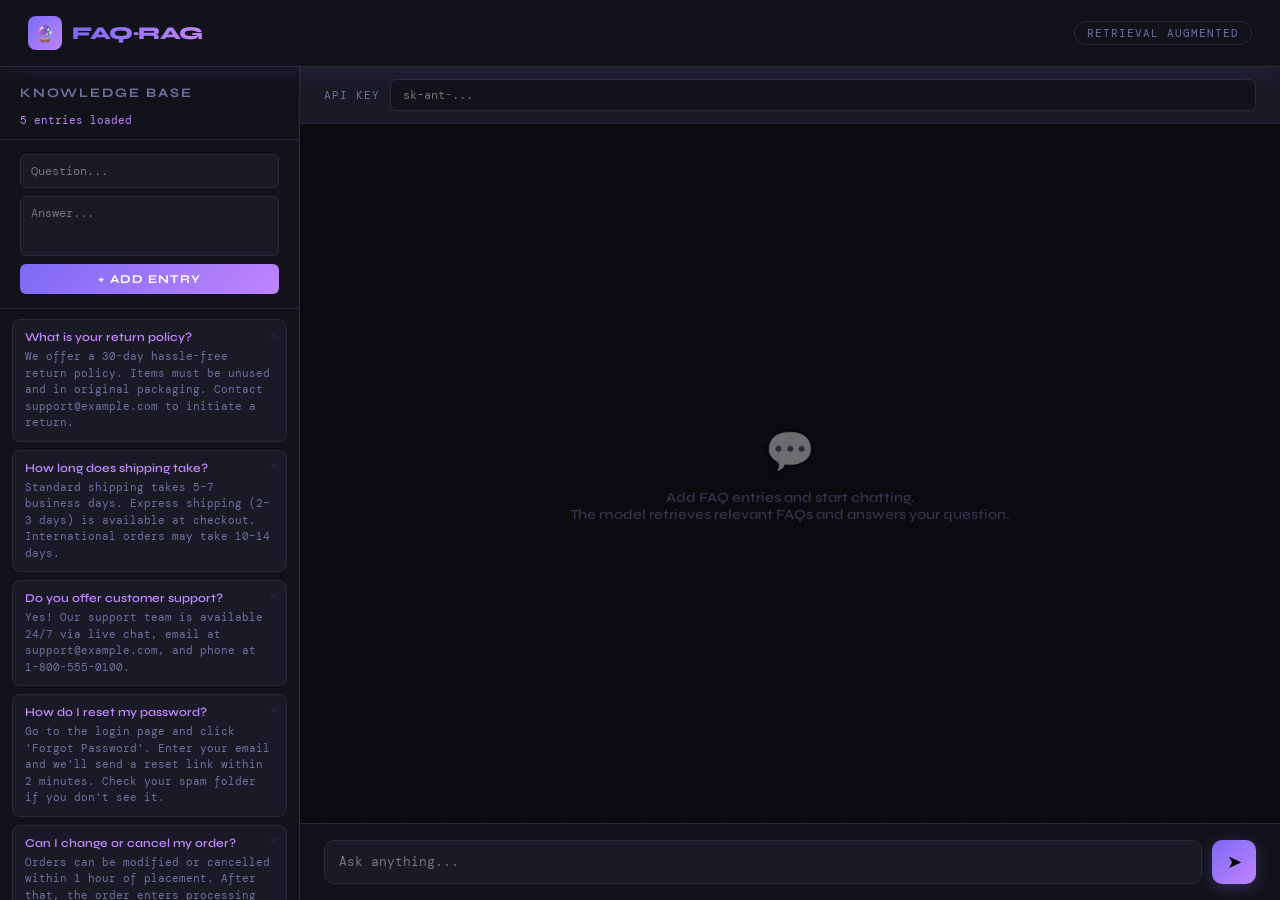
<file: faq-rag-chat.html>
<!DOCTYPE html>
<html lang="en">
<head>
<meta charset="UTF-8" />
<meta name="viewport" content="width=device-width, initial-scale=1.0"/>
<title>FAQ RAG Chat</title>
<link href="https://fonts.googleapis.com/css2?family=Syne:wght@400;600;700;800&family=DM+Mono:wght@300;400;500&display=swap" rel="stylesheet"/>
<style>
  :root {
    --bg: #0a0a0f;
    --surface: #12121a;
    --surface2: #1a1a26;
    --border: #2a2a3d;
    --accent: #7c6af5;
    --accent2: #c084fc;
    --text: #e8e8f0;
    --muted: #7070a0;
    --user-bubble: #1e1b4b;
    --bot-bubble: #131320;
    --glow: 0 0 30px rgba(124,106,245,0.15);
  }

  *, *::before, *::after { box-sizing: border-box; margin: 0; padding: 0; }

  body {
    font-family: 'DM Mono', monospace;
    background: var(--bg);
    color: var(--text);
    height: 100vh;
    display: flex;
    flex-direction: column;
    overflow: hidden;
  }

  /* Animated background grid */
  body::before {
    content: '';
    position: fixed;
    inset: 0;
    background-image:
      linear-gradient(rgba(124,106,245,0.04) 1px, transparent 1px),
      linear-gradient(90deg, rgba(124,106,245,0.04) 1px, transparent 1px);
    background-size: 40px 40px;
    pointer-events: none;
    z-index: 0;
  }

  /* Header */
  header {
    position: relative;
    z-index: 10;
    display: flex;
    align-items: center;
    justify-content: space-between;
    padding: 16px 28px;
    background: var(--surface);
    border-bottom: 1px solid var(--border);
    box-shadow: var(--glow);
  }

  .logo {
    display: flex;
    align-items: center;
    gap: 10px;
  }

  .logo-icon {
    width: 34px; height: 34px;
    background: linear-gradient(135deg, var(--accent), var(--accent2));
    border-radius: 8px;
    display: flex; align-items: center; justify-content: center;
    font-size: 16px;
  }

  .logo-text {
    font-family: 'Syne', sans-serif;
    font-weight: 800;
    font-size: 18px;
    letter-spacing: -0.5px;
    background: linear-gradient(90deg, var(--accent), var(--accent2));
    -webkit-background-clip: text;
    -webkit-text-fill-color: transparent;
  }

  .header-badge {
    font-size: 11px;
    color: var(--muted);
    border: 1px solid var(--border);
    border-radius: 20px;
    padding: 4px 12px;
    letter-spacing: 1px;
    text-transform: uppercase;
  }

  /* Main layout */
  .main {
    position: relative;
    z-index: 1;
    flex: 1;
    display: flex;
    gap: 0;
    overflow: hidden;
  }

  /* Sidebar: FAQ Management */
  .sidebar {
    width: 300px;
    background: var(--surface);
    border-right: 1px solid var(--border);
    display: flex;
    flex-direction: column;
    overflow: hidden;
  }

  .sidebar-header {
    padding: 18px 20px 12px;
    border-bottom: 1px solid var(--border);
  }

  .sidebar-title {
    font-family: 'Syne', sans-serif;
    font-weight: 700;
    font-size: 13px;
    letter-spacing: 2px;
    text-transform: uppercase;
    color: var(--muted);
    margin-bottom: 12px;
  }

  .faq-count {
    font-size: 11px;
    color: var(--accent2);
  }

  .add-faq-area {
    padding: 14px 20px;
    border-bottom: 1px solid var(--border);
    display: flex;
    flex-direction: column;
    gap: 8px;
  }

  .add-faq-area input,
  .add-faq-area textarea {
    background: var(--surface2);
    border: 1px solid var(--border);
    color: var(--text);
    font-family: 'DM Mono', monospace;
    font-size: 12px;
    border-radius: 6px;
    padding: 8px 10px;
    resize: none;
    outline: none;
    transition: border-color 0.2s;
  }

  .add-faq-area input:focus,
  .add-faq-area textarea:focus {
    border-color: var(--accent);
  }

  .add-faq-area textarea { min-height: 60px; }

  .btn-add {
    background: linear-gradient(135deg, var(--accent), var(--accent2));
    border: none;
    color: #fff;
    font-family: 'Syne', sans-serif;
    font-weight: 700;
    font-size: 12px;
    letter-spacing: 1px;
    padding: 8px;
    border-radius: 6px;
    cursor: pointer;
    transition: opacity 0.2s, transform 0.1s;
  }

  .btn-add:hover { opacity: 0.88; transform: translateY(-1px); }
  .btn-add:active { transform: translateY(0); }

  .faq-list {
    flex: 1;
    overflow-y: auto;
    padding: 10px 12px;
  }

  .faq-list::-webkit-scrollbar { width: 4px; }
  .faq-list::-webkit-scrollbar-thumb { background: var(--border); border-radius: 4px; }

  .faq-item {
    background: var(--surface2);
    border: 1px solid var(--border);
    border-radius: 8px;
    padding: 10px 12px;
    margin-bottom: 8px;
    position: relative;
    animation: fadeIn 0.3s ease;
  }

  .faq-item-q {
    font-family: 'Syne', sans-serif;
    font-weight: 600;
    font-size: 12px;
    color: var(--accent2);
    margin-bottom: 4px;
    padding-right: 20px;
  }

  .faq-item-a {
    font-size: 11px;
    color: var(--muted);
    line-height: 1.5;
  }

  .faq-delete {
    position: absolute;
    top: 8px; right: 8px;
    background: none;
    border: none;
    color: var(--border);
    cursor: pointer;
    font-size: 14px;
    line-height: 1;
    transition: color 0.2s;
  }

  .faq-delete:hover { color: #f87171; }

  /* Chat area */
  .chat-area {
    flex: 1;
    display: flex;
    flex-direction: column;
    overflow: hidden;
  }

  /* API key bar */
  .apikey-bar {
    padding: 12px 24px;
    background: var(--surface2);
    border-bottom: 1px solid var(--border);
    display: flex;
    align-items: center;
    gap: 10px;
  }

  .apikey-bar label {
    font-size: 11px;
    color: var(--muted);
    letter-spacing: 1px;
    text-transform: uppercase;
    white-space: nowrap;
  }

  .apikey-bar input {
    flex: 1;
    background: var(--surface);
    border: 1px solid var(--border);
    color: var(--text);
    font-family: 'DM Mono', monospace;
    font-size: 12px;
    border-radius: 6px;
    padding: 7px 12px;
    outline: none;
    transition: border-color 0.2s;
  }

  .apikey-bar input:focus { border-color: var(--accent); }

  /* Messages */
  .messages {
    flex: 1;
    overflow-y: auto;
    padding: 24px;
    display: flex;
    flex-direction: column;
    gap: 16px;
  }

  .messages::-webkit-scrollbar { width: 4px; }
  .messages::-webkit-scrollbar-thumb { background: var(--border); border-radius: 4px; }

  .message {
    display: flex;
    gap: 12px;
    animation: fadeIn 0.3s ease;
    max-width: 80%;
  }

  @keyframes fadeIn {
    from { opacity: 0; transform: translateY(8px); }
    to   { opacity: 1; transform: translateY(0); }
  }

  .message.user { align-self: flex-end; flex-direction: row-reverse; }
  .message.bot  { align-self: flex-start; }

  .avatar {
    width: 32px; height: 32px;
    border-radius: 8px;
    display: flex; align-items: center; justify-content: center;
    font-size: 14px;
    flex-shrink: 0;
  }

  .avatar.user { background: var(--user-bubble); border: 1px solid var(--accent); }
  .avatar.bot  { background: linear-gradient(135deg, var(--accent), var(--accent2)); }

  .bubble {
    padding: 12px 16px;
    border-radius: 12px;
    font-size: 13px;
    line-height: 1.65;
    max-width: 100%;
  }

  .bubble.user {
    background: var(--user-bubble);
    border: 1px solid var(--accent);
    border-bottom-right-radius: 2px;
    color: #c4b5fd;
  }

  .bubble.bot {
    background: var(--bot-bubble);
    border: 1px solid var(--border);
    border-bottom-left-radius: 2px;
    color: var(--text);
  }

  .sources-tag {
    margin-top: 8px;
    font-size: 10px;
    color: var(--muted);
    letter-spacing: 0.5px;
  }

  .sources-tag span {
    display: inline-block;
    background: rgba(124,106,245,0.15);
    border: 1px solid rgba(124,106,245,0.3);
    color: var(--accent2);
    border-radius: 4px;
    padding: 2px 7px;
    margin: 2px 3px 2px 0;
    font-size: 10px;
  }

  /* Typing indicator */
  .typing .bubble {
    display: flex;
    align-items: center;
    gap: 5px;
    padding: 14px 18px;
  }

  .dot {
    width: 6px; height: 6px;
    background: var(--accent);
    border-radius: 50%;
    animation: bounce 1.2s infinite ease-in-out;
  }

  .dot:nth-child(2) { animation-delay: 0.2s; }
  .dot:nth-child(3) { animation-delay: 0.4s; }

  @keyframes bounce {
    0%, 60%, 100% { transform: translateY(0); opacity: 0.6; }
    30% { transform: translateY(-6px); opacity: 1; }
  }

  /* Empty state */
  .empty-state {
    flex: 1;
    display: flex;
    flex-direction: column;
    align-items: center;
    justify-content: center;
    gap: 12px;
    opacity: 0.4;
    pointer-events: none;
    padding: 40px;
    text-align: center;
  }

  .empty-icon { font-size: 40px; }

  .empty-state p {
    font-family: 'Syne', sans-serif;
    font-weight: 600;
    font-size: 14px;
    color: var(--muted);
  }

  /* Input bar */
  .input-bar {
    padding: 16px 24px;
    background: var(--surface);
    border-top: 1px solid var(--border);
    display: flex;
    gap: 10px;
    align-items: flex-end;
  }

  .input-bar textarea {
    flex: 1;
    background: var(--surface2);
    border: 1px solid var(--border);
    color: var(--text);
    font-family: 'DM Mono', monospace;
    font-size: 13px;
    border-radius: 10px;
    padding: 11px 14px;
    resize: none;
    outline: none;
    min-height: 44px;
    max-height: 120px;
    line-height: 1.5;
    transition: border-color 0.2s;
  }

  .input-bar textarea:focus { border-color: var(--accent); }

  .btn-send {
    width: 44px; height: 44px;
    background: linear-gradient(135deg, var(--accent), var(--accent2));
    border: none;
    border-radius: 10px;
    cursor: pointer;
    display: flex; align-items: center; justify-content: center;
    font-size: 18px;
    transition: opacity 0.2s, transform 0.1s, box-shadow 0.2s;
    flex-shrink: 0;
    box-shadow: 0 4px 15px rgba(124,106,245,0.3);
  }

  .btn-send:hover { opacity: 0.9; transform: translateY(-2px); box-shadow: 0 6px 20px rgba(124,106,245,0.4); }
  .btn-send:active { transform: translateY(0); }
  .btn-send:disabled { opacity: 0.35; cursor: not-allowed; transform: none; box-shadow: none; }

  /* Notification */
  .notif {
    position: fixed;
    bottom: 24px; right: 24px;
    background: var(--surface2);
    border: 1px solid var(--border);
    color: var(--text);
    font-size: 12px;
    padding: 10px 16px;
    border-radius: 8px;
    z-index: 100;
    animation: fadeIn 0.2s ease;
    box-shadow: var(--glow);
  }

  /* Responsive */
  @media (max-width: 640px) {
    .sidebar { display: none; }
  }
</style>
</head>
<body>

<header>
  <div class="logo">
    <div class="logo-icon">🔮</div>
    <span class="logo-text">FAQ·RAG</span>
  </div>
  <div class="header-badge">Retrieval Augmented</div>
</header>

<div class="main">

  <!-- Sidebar -->
  <div class="sidebar">
    <div class="sidebar-header">
      <div class="sidebar-title">Knowledge Base</div>
      <div class="faq-count" id="faqCount">0 entries loaded</div>
    </div>

    <div class="add-faq-area">
      <input id="faqQ" placeholder="Question..." />
      <textarea id="faqA" placeholder="Answer..."></textarea>
      <button class="btn-add" onclick="addFAQ()">+ ADD ENTRY</button>
    </div>

    <div class="faq-list" id="faqList"></div>
  </div>

  <!-- Chat -->
  <div class="chat-area">
    <div class="apikey-bar">
      <label>API Key</label>
      <input type="password" id="apiKey" placeholder="sk-ant-..." />
    </div>

    <div class="messages" id="messages">
      <div class="empty-state" id="emptyState">
        <div class="empty-icon">💬</div>
        <p>Add FAQ entries and start chatting.<br/>The model retrieves relevant FAQs and answers your question.</p>
      </div>
    </div>

    <div class="input-bar">
      <textarea id="userInput" placeholder="Ask anything..." rows="1"
        onkeydown="handleKey(event)"
        oninput="autoResize(this)"></textarea>
      <button class="btn-send" id="sendBtn" onclick="sendMessage()">➤</button>
    </div>
  </div>

</div>

<script>
  /* ─── FAQ Store ─────────────────────────────────────────── */
  let faqs = [
    { q: "What is your return policy?", a: "We offer a 30-day hassle-free return policy. Items must be unused and in original packaging. Contact support@example.com to initiate a return." },
    { q: "How long does shipping take?", a: "Standard shipping takes 5–7 business days. Express shipping (2–3 days) is available at checkout. International orders may take 10–14 days." },
    { q: "Do you offer customer support?", a: "Yes! Our support team is available 24/7 via live chat, email at support@example.com, and phone at 1-800-555-0100." },
    { q: "How do I reset my password?", a: "Go to the login page and click 'Forgot Password'. Enter your email and we'll send a reset link within 2 minutes. Check your spam folder if you don't see it." },
    { q: "Can I change or cancel my order?", a: "Orders can be modified or cancelled within 1 hour of placement. After that, the order enters processing and changes may not be possible." },
  ];

  function renderFAQs() {
    const list = document.getElementById('faqList');
    list.innerHTML = '';
    faqs.forEach((f, i) => {
      list.innerHTML += `
        <div class="faq-item">
          <div class="faq-item-q">${escHtml(f.q)}</div>
          <div class="faq-item-a">${escHtml(f.a)}</div>
          <button class="faq-delete" onclick="deleteFAQ(${i})">×</button>
        </div>`;
    });
    document.getElementById('faqCount').textContent = `${faqs.length} entr${faqs.length === 1 ? 'y' : 'ies'} loaded`;
  }

  function addFAQ() {
    const q = document.getElementById('faqQ').value.trim();
    const a = document.getElementById('faqA').value.trim();
    if (!q || !a) { showNotif('⚠️ Both question and answer are required.'); return; }
    faqs.push({ q, a });
    document.getElementById('faqQ').value = '';
    document.getElementById('faqA').value = '';
    renderFAQs();
    showNotif('✅ FAQ entry added!');
  }

  function deleteFAQ(i) {
    faqs.splice(i, 1);
    renderFAQs();
  }

  /* ─── RAG: Simple keyword similarity retrieval ───────────── */
  function retrieveRelevant(query, topK = 3) {
    const words = query.toLowerCase().split(/\W+/).filter(Boolean);
    const scored = faqs.map((f, i) => {
      const hay = (f.q + ' ' + f.a).toLowerCase();
      const score = words.reduce((s, w) => s + (hay.includes(w) ? 1 : 0), 0);
      return { ...f, score, i };
    });
    return scored.sort((a, b) => b.score - a.score).slice(0, topK).filter(f => f.score > 0);
  }

  /* ─── Chat ───────────────────────────────────────────────── */
  let history = [];
  let isLoading = false;

  async function sendMessage() {
    const input = document.getElementById('userInput');
    const apiKey = document.getElementById('apiKey').value.trim();
    const text = input.value.trim();

    if (!text) return;
    if (!apiKey) { showNotif('⚠️ Please enter your Anthropic API key.'); return; }
    if (isLoading) return;

    // Hide empty state
    document.getElementById('emptyState').style.display = 'none';

    appendMessage('user', text);
    history.push({ role: 'user', content: text });
    input.value = '';
    autoResize(input);

    // RAG retrieval
    const relevant = retrieveRelevant(text);
    let context = '';
    let sourceLabels = [];
    if (relevant.length > 0) {
      context = '### Retrieved FAQ Entries (use these to answer the user):\n\n';
      relevant.forEach((f, idx) => {
        context += `**FAQ ${idx + 1}:**\nQ: ${f.q}\nA: ${f.a}\n\n`;
        sourceLabels.push(`FAQ: ${f.q.slice(0, 40)}${f.q.length > 40 ? '…' : ''}`);
      });
    } else {
      context = '### No relevant FAQ entries found. Answer based on general knowledge or state you don\'t have specific info.\n\n';
    }

    const systemPrompt = `You are a helpful customer support assistant powered by a FAQ knowledge base.
Answer the user's question using ONLY the retrieved FAQ entries provided. 
Be concise, friendly, and accurate. If the FAQ entries don't cover the question, say so politely.

${context}`;

    // Show typing
    const typingId = 'typing-' + Date.now();
    appendTyping(typingId);
    setLoading(true);

    try {
      const res = await fetch('https://api.anthropic.com/v1/messages', {
        method: 'POST',
        headers: {
          'Content-Type': 'application/json',
          'x-api-key': apiKey,
          'anthropic-version': '2023-06-01',
          'anthropic-dangerous-direct-browser-access': 'true'
        },
        body: JSON.stringify({
          model: 'claude-sonnet-4-20250514',
          max_tokens: 1000,
          system: systemPrompt,
          messages: history
        })
      });

      const data = await res.json();
      removeTyping(typingId);

      if (data.error) {
        showNotif('❌ API Error: ' + data.error.message);
        history.pop();
        setLoading(false);
        return;
      }

      const reply = data.content?.[0]?.text || 'Sorry, I could not generate a response.';
      history.push({ role: 'assistant', content: reply });
      appendMessage('bot', reply, sourceLabels);

    } catch (err) {
      removeTyping(typingId);
      showNotif('❌ Request failed: ' + err.message);
      history.pop();
    }

    setLoading(false);
    scrollToBottom();
  }

  function appendMessage(role, text, sources = []) {
    const msgs = document.getElementById('messages');
    const div = document.createElement('div');
    div.className = `message ${role}`;

    const sourceHTML = sources.length > 0
      ? `<div class="sources-tag">📎 Sources: ${sources.map(s => `<span>${escHtml(s)}</span>`).join('')}</div>`
      : '';

    div.innerHTML = `
      <div class="avatar ${role}">${role === 'user' ? '👤' : '🤖'}</div>
      <div class="bubble ${role}">${escHtml(text).replace(/\n/g, '<br>')}${sourceHTML}</div>`;
    msgs.appendChild(div);
    scrollToBottom();
  }

  function appendTyping(id) {
    const msgs = document.getElementById('messages');
    const div = document.createElement('div');
    div.className = 'message bot typing';
    div.id = id;
    div.innerHTML = `
      <div class="avatar bot">🤖</div>
      <div class="bubble bot"><div class="dot"></div><div class="dot"></div><div class="dot"></div></div>`;
    msgs.appendChild(div);
    scrollToBottom();
  }

  function removeTyping(id) {
    document.getElementById(id)?.remove();
  }

  function setLoading(v) {
    isLoading = v;
    document.getElementById('sendBtn').disabled = v;
  }

  function scrollToBottom() {
    const msgs = document.getElementById('messages');
    msgs.scrollTop = msgs.scrollHeight;
  }

  /* ─── Helpers ──────────────────────────────────────────── */
  function handleKey(e) {
    if (e.key === 'Enter' && !e.shiftKey) { e.preventDefault(); sendMessage(); }
  }

  function autoResize(el) {
    el.style.height = 'auto';
    el.style.height = Math.min(el.scrollHeight, 120) + 'px';
  }

  function escHtml(s) {
    return String(s).replace(/&/g,'&amp;').replace(/</g,'&lt;').replace(/>/g,'&gt;').replace(/"/g,'&quot;');
  }

  let notifTimer;
  function showNotif(msg) {
    clearTimeout(notifTimer);
    document.querySelector('.notif')?.remove();
    const d = document.createElement('div');
    d.className = 'notif';
    d.textContent = msg;
    document.body.appendChild(d);
    notifTimer = setTimeout(() => d.remove(), 3000);
  }

  /* ─── Init ─────────────────────────────────────────────── */
  renderFAQs();
</script>
</body>
</html>
</file>
